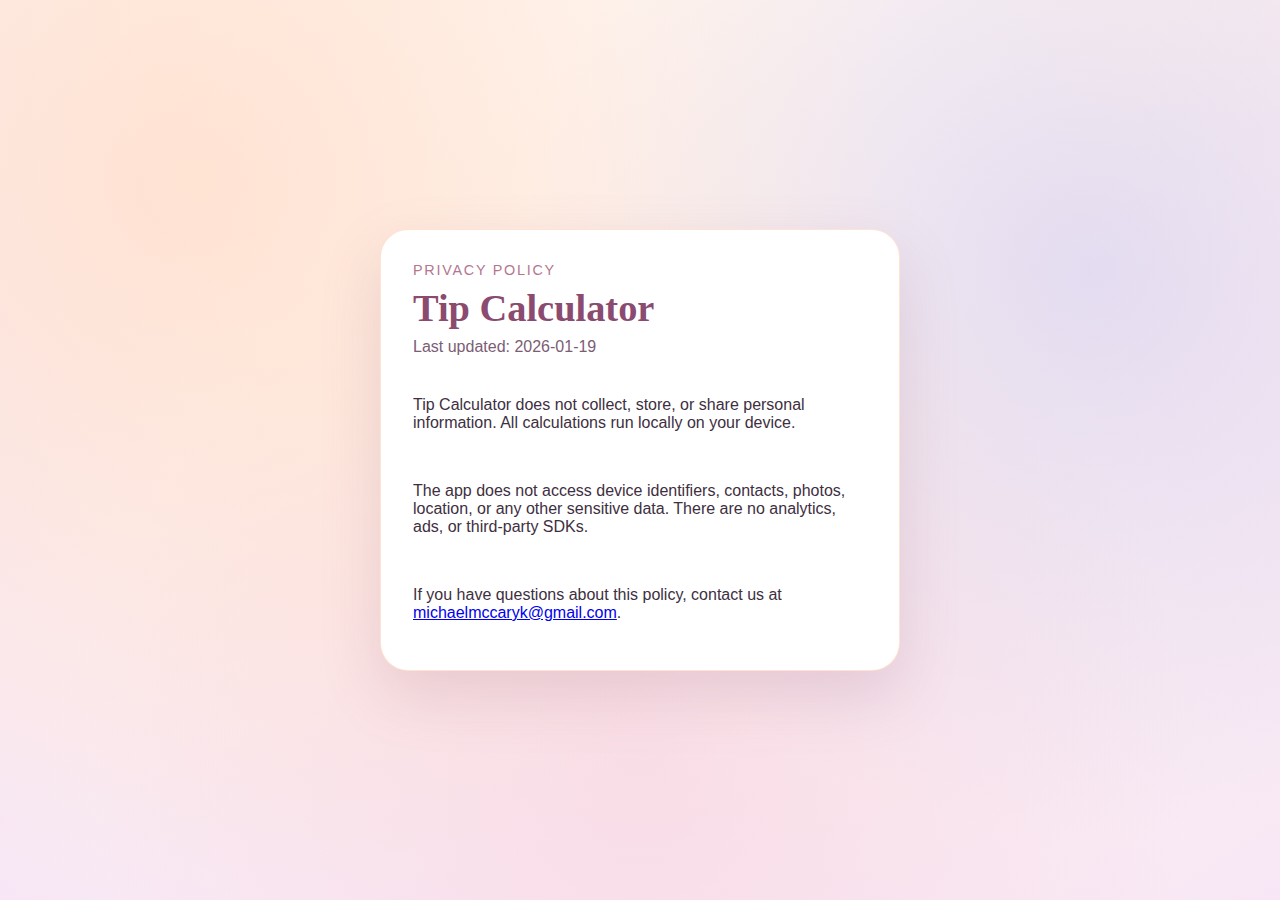
<file: privacy.html>
<!doctype html>
<html lang="en">
  <head>
    <meta charset="utf-8" />
    <meta name="viewport" content="width=device-width, initial-scale=1" />
    <title>Privacy Policy - Tip Calculator</title>
    <link rel="stylesheet" href="styles.css" />
  </head>
  <body>
    <main class="page">
      <section class="card">
        <header class="header">
          <p class="eyebrow">Privacy policy</p>
          <h1>Tip Calculator</h1>
          <p class="subtitle">Last updated: 2026-01-19</p>
        </header>

        <div class="grid">
          <p>
            Tip Calculator does not collect, store, or share personal information. All calculations
            run locally on your device.
          </p>
          <p>
            The app does not access device identifiers, contacts, photos, location, or any other
            sensitive data. There are no analytics, ads, or third-party SDKs.
          </p>
          <p>
            If you have questions about this policy, contact us at
            <a href="mailto:michaelmccaryk@gmail.com">michaelmccaryk@gmail.com</a>.
          </p>
        </div>
      </section>
    </main>
  </body>
</html>
</file>
<file: styles.css>
:root {
  --cream: #fff4ec;
  --pink: #f6c7da;
  --lavender: #c9c4f5;
  --peach: #ffd7c2;
  --berry: #8b4a6f;
  --slate: #402f3f;
  --white: #ffffff;
  --shadow: 0 24px 60px rgba(143, 86, 117, 0.18);
}

*,
*::before,
*::after {
  box-sizing: border-box;
}

body {
  margin: 0;
  min-height: 100vh;
  font-family: "Trebuchet MS", "Gill Sans", "Calibri", sans-serif;
  color: var(--slate);
  background: radial-gradient(circle at top, #fff9f5 0%, var(--cream) 45%, #f7e7f6 100%);
}

.page {
  min-height: 100vh;
  display: flex;
  align-items: center;
  justify-content: center;
  padding: 32px 16px;
  background-image: radial-gradient(circle at 15% 20%, rgba(255, 215, 194, 0.6), transparent 55%),
    radial-gradient(circle at 85% 30%, rgba(201, 196, 245, 0.5), transparent 45%),
    radial-gradient(circle at 50% 85%, rgba(246, 199, 218, 0.45), transparent 55%);
}

.card {
  width: min(520px, 100%);
  background: var(--white);
  border-radius: 28px;
  padding: 32px;
  box-shadow: var(--shadow);
  border: 1px solid rgba(255, 215, 194, 0.7);
  display: grid;
  gap: 24px;
  animation: float-in 600ms ease-out;
}

.header h1 {
  font-family: "Georgia", "Times New Roman", serif;
  font-size: clamp(2rem, 3vw, 2.6rem);
  margin: 8px 0;
  color: var(--berry);
}

.eyebrow {
  margin: 0;
  font-size: 0.9rem;
  letter-spacing: 0.12em;
  text-transform: uppercase;
  color: #b4768f;
}

.subtitle {
  margin: 0;
  color: #7b5d75;
}

.grid {
  display: grid;
  gap: 18px;
}

.field {
  display: grid;
  gap: 8px;
}

.label {
  font-weight: 600;
  color: #5d3f56;
}

.input-wrap {
  position: relative;
  display: flex;
  align-items: center;
}

input {
  width: 100%;
  padding: 12px 14px;
  border-radius: 16px;
  border: 1px solid rgba(140, 102, 128, 0.25);
  font-size: 1rem;
  background: #fffaf8;
  color: var(--slate);
  outline: none;
  transition: border-color 150ms ease, box-shadow 150ms ease;
}

input:focus {
  border-color: #d38cb0;
  box-shadow: 0 0 0 3px rgba(246, 199, 218, 0.5);
}

.prefix {
  position: absolute;
  left: 12px;
  color: #a67894;
  font-weight: 600;
  pointer-events: none;
}

.input-wrap input {
  padding-left: 28px;
}

.tip-choices {
  display: grid;
  grid-template-columns: repeat(auto-fit, minmax(90px, 1fr));
  gap: 10px;
}

.tip-btn {
  border: none;
  border-radius: 16px;
  padding: 12px 10px;
  font-size: 1rem;
  font-weight: 600;
  background: linear-gradient(135deg, var(--pink), var(--lavender));
  color: var(--slate);
  cursor: pointer;
  transition: transform 150ms ease, box-shadow 150ms ease, opacity 150ms ease;
}

.tip-btn:hover {
  transform: translateY(-2px);
  box-shadow: 0 10px 20px rgba(141, 84, 117, 0.18);
}

.tip-btn.active {
  outline: 2px solid rgba(139, 74, 111, 0.5);
  box-shadow: 0 14px 30px rgba(139, 74, 111, 0.2);
}

.tip-custom {
  display: grid;
  align-items: center;
  position: relative;
}

.tip-custom input {
  padding-right: 32px;
}

.suffix {
  position: absolute;
  right: 12px;
  color: #a67894;
  font-weight: 600;
  pointer-events: none;
}

.result {
  padding: 20px;
  border-radius: 22px;
  background: linear-gradient(135deg, var(--peach), #f7d4e7);
  display: grid;
  gap: 10px;
  text-align: center;
}

.result-label {
  margin: 0;
  text-transform: uppercase;
  letter-spacing: 0.16em;
  font-size: 0.75rem;
  color: #6c4964;
}

.result-value {
  margin: 0;
  font-size: clamp(2.2rem, 5vw, 3rem);
  font-weight: 700;
  color: var(--berry);
}

.result-details {
  display: flex;
  flex-direction: column;
  gap: 4px;
  font-size: 0.95rem;
  color: #5b3f56;
}

.sr-only {
  position: absolute;
  width: 1px;
  height: 1px;
  padding: 0;
  margin: -1px;
  overflow: hidden;
  clip: rect(0, 0, 0, 0);
  white-space: nowrap;
  border: 0;
}

.footer {
  display: flex;
  justify-content: center;
  padding: 12px 16px 28px;
  font-size: 0.9rem;
}

.footer a {
  color: #7b5d75;
  text-decoration: none;
  border-bottom: 1px solid rgba(123, 93, 117, 0.35);
}

.footer a:hover {
  color: var(--berry);
  border-bottom-color: rgba(139, 74, 111, 0.6);
}

@media (max-width: 520px) {
  .card {
    padding: 24px;
  }

  .tip-choices {
    grid-template-columns: repeat(2, 1fr);
  }
}

@keyframes float-in {
  from {
    opacity: 0;
    transform: translateY(20px) scale(0.98);
  }
  to {
    opacity: 1;
    transform: translateY(0) scale(1);
  }
}
</file>
